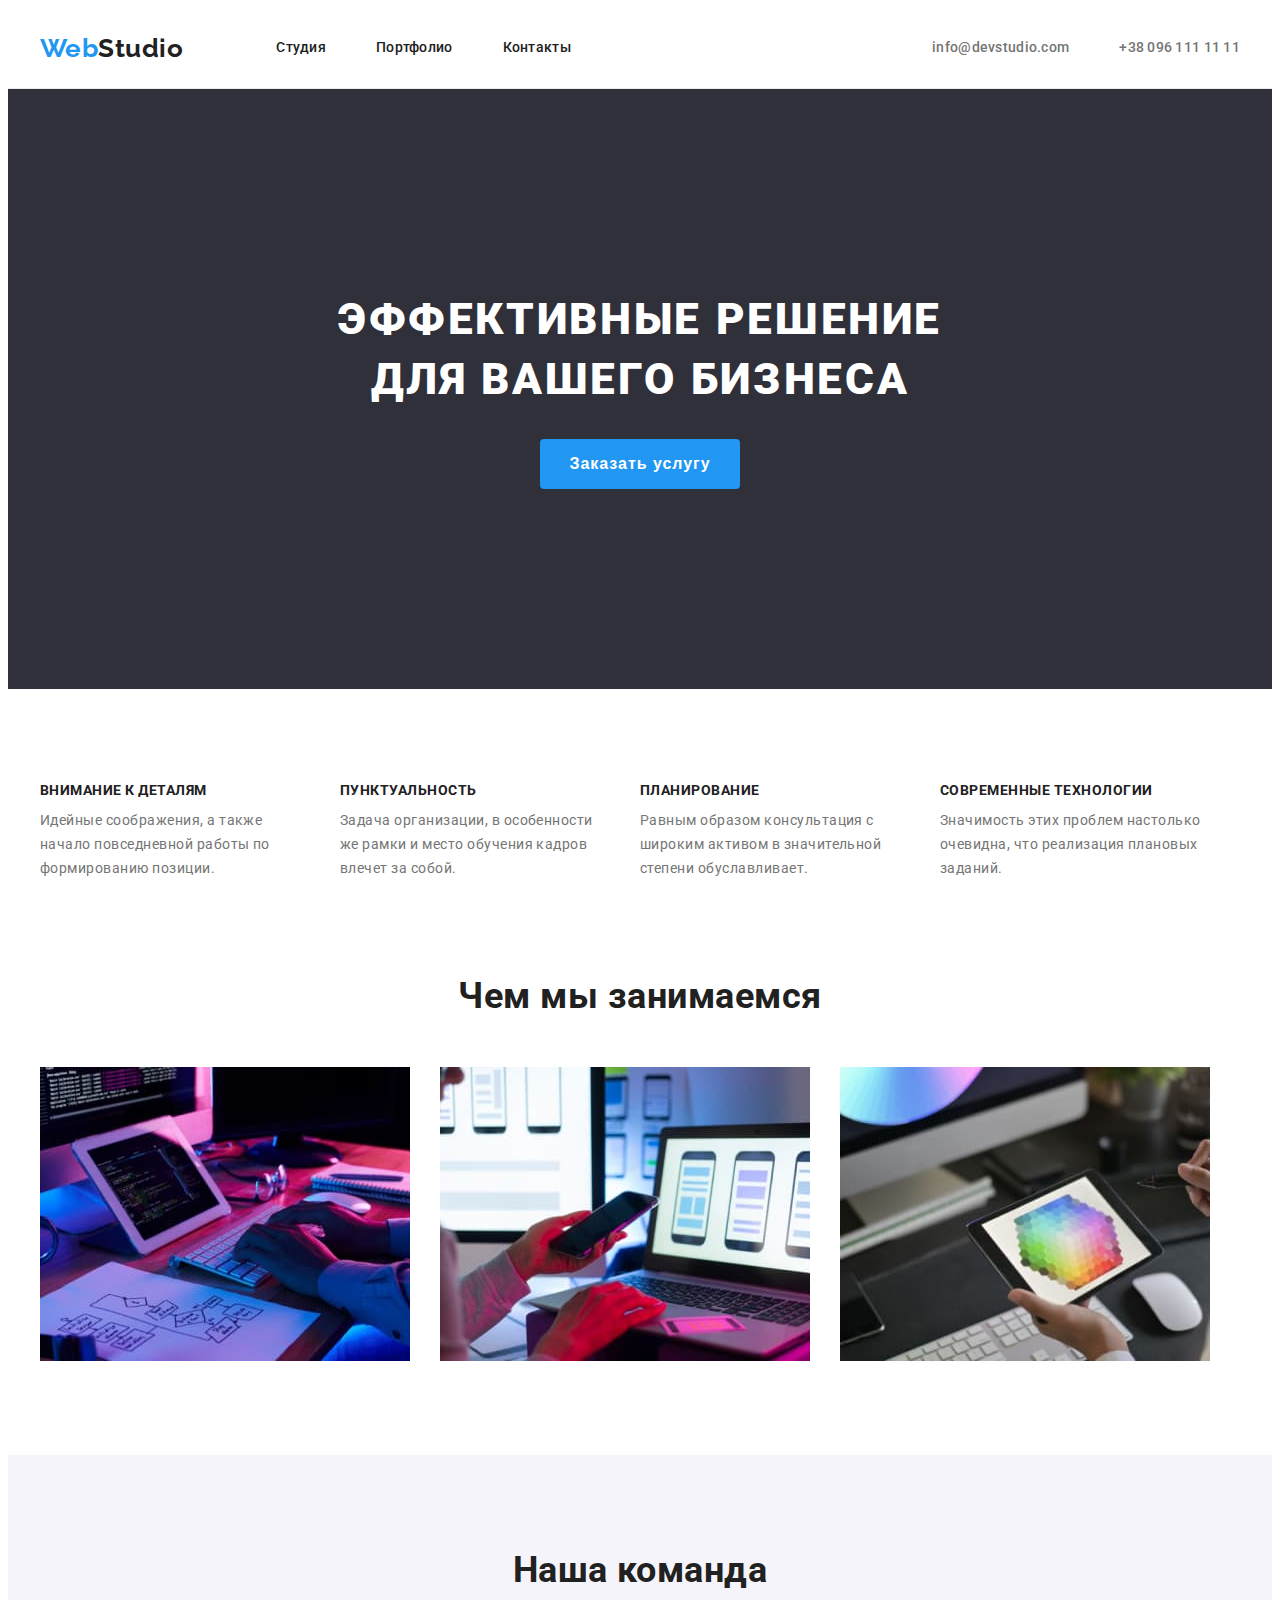
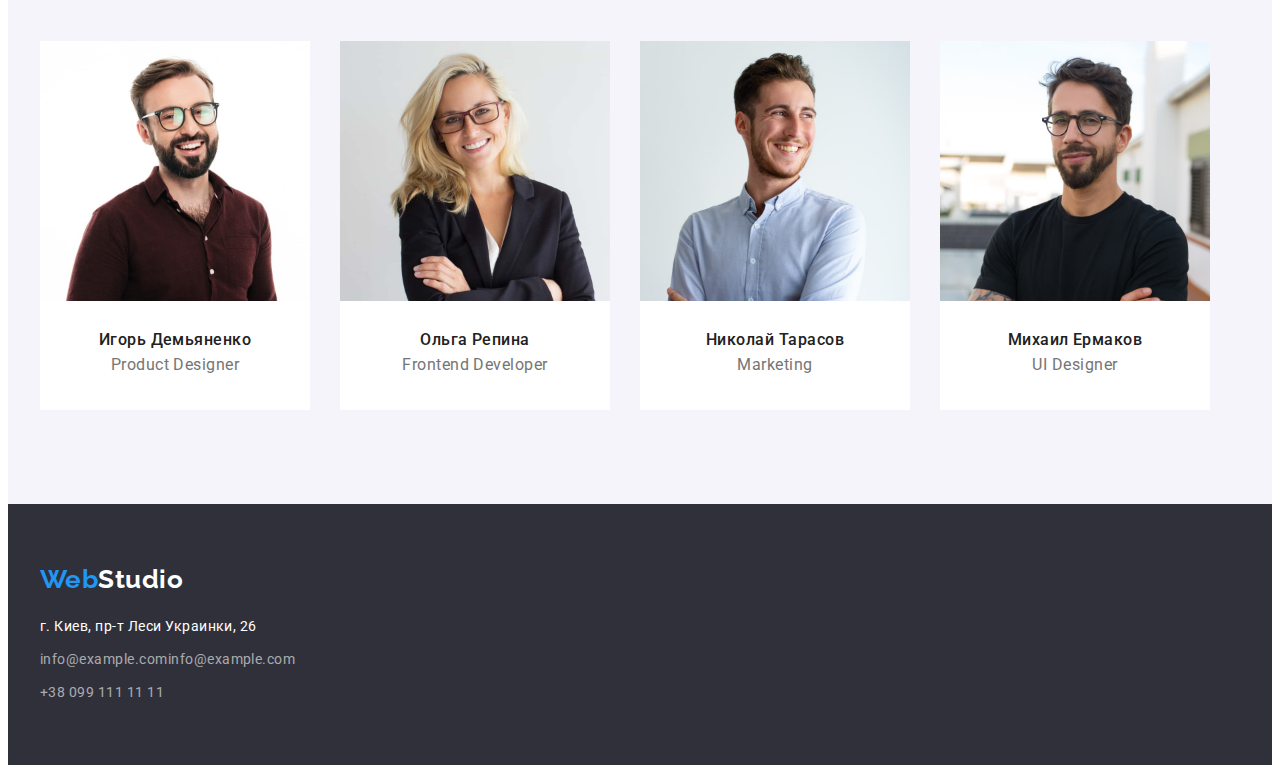
<file: index.html>
<!DOCTYPE html>
<html lang="ru">
<head>
    <meta charset="UTF-8">
    <meta http-equiv="X-UA-Compatible" content="IE=edge">
    <meta name="viewport" content="width=device-width, initial-scale=1.0">
    <title>Document</title>
    
    <link rel="preconnect" href="https://fonts.googleapis.com">
    <link rel="preconnect" href="https://fonts.gstatic.com" crossorigin>
    <link href="https://fonts.googleapis.com/css2?family=Raleway:wght@700&display=swap" rel="stylesheet">
    <link rel="preconnect" href="https://fonts.googleapis.com">
    <link rel="preconnect" href="https://fonts.gstatic.com" crossorigin>
    <link href="https://fonts.googleapis.com/css2?family=Raleway:wght@700&family=Roboto:wght@400;500;700;900&display=swap"

    rel="stylesheet">
    <link rel="stylesheet" href="https://cdnjs.cloudflare.com/ajax/libs/modern-normalize/1.1.0/modern-normalize.min.css"
        integrity="sha512-wpPYUAdjBVSE4KJnH1VR1HeZfpl1ub8YT/NKx4PuQ5NmX2tKuGu6U/JRp5y+Y8XG2tV+wKQpNHVUX03MfMFn9Q=="
        crossorigin="anonymous" referrerpolicy="no-referrer" />

    <link rel="stylesheet" href="./css/styles.css" />
</head>
<body>
    <header class="page-header">
        <div class=" container  container-header">
            <nav class="main-nav">
                <a href="./index.html" class="logo"> <span class="logo-start">Web</span><span
                        class="logo-and-top">Studio</span>
                </a>
                <ul class="site-nav ">
                    <li class="item"> <a href="./index.html" class="site-nav-link current">Студия</a> </li>
                    <li class="item"> <a href="./portfolio.html" class="site-nav-link">Портфолио</a> </li>
                    <li class="item"> <a href="" class="site-nav-link">Контакты</a> </li>
                </ul>
            </nav>
            <ul class="contacts ">
                <li class="item"> <a href="mailto:info@devstudio.com" class="contacts-link">info@devstudio.com</a></li>
                <li class="item"> <a href="telto:+38096111111" class="contacts-link">+38 096 111 11 11</a></li>
            </ul>

        </div>


    </header>

    <main>
        <section class="hero">
            <div class="container ">
                <h1 class="hero-title"> Эффективные решение <br> для вашего бизнеса</h1>
                <button type="button" class="hero-button">Заказать услугу</button>
            </div>

        </section>

        <section class="section">
            <div class="container">
                <h2 class="section-title visually-hidden"> Особенности</h2>
                <ul class="feature">
                    <li class=" feature-item">
                        <h3 class="feature-title"> Внимание к деталям</h3>
                        <p class="feature-text">Идейные соображения, а также начало повседневной работы по формированию
                            позиции. </p>
                    </li>
                    <li class=" feature-item">
                        <h3 class="feature-title"> Пунктуальность</h3>
                        <p class="feature-text">Задача организации, в особенности же рамки и место обучения кадров
                            влечет за собой. </p>
                    </li>
                    <li class=" feature-item">
                        <h3 class="feature-title"> Планирование</h3>
                        <p class="feature-text">Равным образом консультация с широким активом в значительной степени
                            обуславливает. </p>
                    </li>
                    <li class=" feature-item">
                        <h3 class="feature-title"> Современные технологии</h3>
                        <p class="feature-text">Значимость этих проблем настолько очевидна, что реализация плановых
                            заданий. </p>
                    </li>
                </ul>
            </div>
        </section>

        <section class="section work-section">
            <div class="container  ">
                <h2 class="section-title"> Чем мы занимаемся </h2>
                <ul class="our-work">
                    <li class="our-work-item"> <img src="./images/img-laptop1.jpg" alt="разработка" width="370" height="294">
                    </li>
                    <li class="our-work-item"> <img src="./images/img-laptop2.jpg" alt="внедрение" width="370" height="294">
                    </li>
                    <li class="our-work-item"> <img src="./images/img-laptop3.jpg" alt="тестирование" width="370"
                            height="294"> </li>
                </ul>

            </div>
        </section>

        <section class="section team">
            <div class="container">
                <h2 class="section-title"> Наша команда </h2>
                <ul class="team-list">
                    <li class="team-item">
                        <img src="./images/Igor.jpg" alt="Игорь Демьяненко фото" width="270" height="260"
                            class="team-foto">
                        <div class="team-container">
                            <h3 class="team-name">Игорь Демьяненко</h3>
                            <p class="team-profession">Product Designer</p>
                        </div>

                    </li>
                    <li class="team-item">
                        <img src="./images/Olga.jpg" alt="Ольга Репина фото" width="270" height="260"
                            class="team-foto">
                        <div class="team-container">
                            <h3 class="team-name">Ольга Репина</h3>
                            <p class="team-profession">Frontend Developer</p>
                        </div>


                    </li>
                    <li class="team-item">
                        <img src="./images/Nikolay.jpg" alt="Николай Тарасов фото" width="270" height="260"
                            class="team-foto">
                        <div class="team-container">
                            <h3 class="team-name">Николай Тарасов</h3>
                            <p class="team-profession">Marketing</p>
                        </div>

                    </li>
                    <li class="team-item">
                        <img src="./images/Michail.jpg" alt="Михаил Ермаков фото" width="270" height="260"
                            class="team-foto">
                        <div class="team-container">
                            <h3 class="team-name">Михаил Ермаков</h3>
                            <p class="team-profession">UI Designer</p>
                        </div>
                    </li>
                </ul>
            </div>
        </section>
    </main>

    <footer class="footer">
        <div class="container">
            <a href="./index.html" class="logo-bot"> <span class="logo-start">Web</span><span
                    class="logo-and">Studio</span> </a>
            <address>
                <ul class="address ">
                    <li class="address-item"> <a
                            href="https://www.google.com.ua/maps/place/%D0%B1%D1%83%D0%BB.+%D0%9B%D0%B5%D1%81%D0%B8+%D0%A3%D0%BA%D1%80%D0%B0%D0%B8%D0%BD%D0%BA%D0%B8,+26,+%D0%9A%D0%B8%D0%B5%D0%B2,+%D0%A3%D0%BA%D1%80%D0%B0%D0%B8%D0%BD%D0%B0,+02000/@50.4265807,30.5361971,17z/data=!3m1!4b1!4m5!3m4!1s0x40d4cf0e033ecbe9:0x57a4dffefec77da0!8m2!3d50.4265807!4d30.5383858?hl=ru"
                            target="_blank" rel="noopener no-referrer" class="plase">г. Киев, пр-т Леси Украинки, 26</a>
                    </li>
                    <li class="address-item"> <a href="mailto:info@example.com"
                            class="address-link">info@example.cominfo@example.com</a> </li>
                    <li class="address-item"> <a href="telto:+380991111111" class="address-link"> +38 099 111 11 11 </a>
                    </li>
                </ul>
            </address>
        </div>
    </footer>

</body>
</html>
</file>
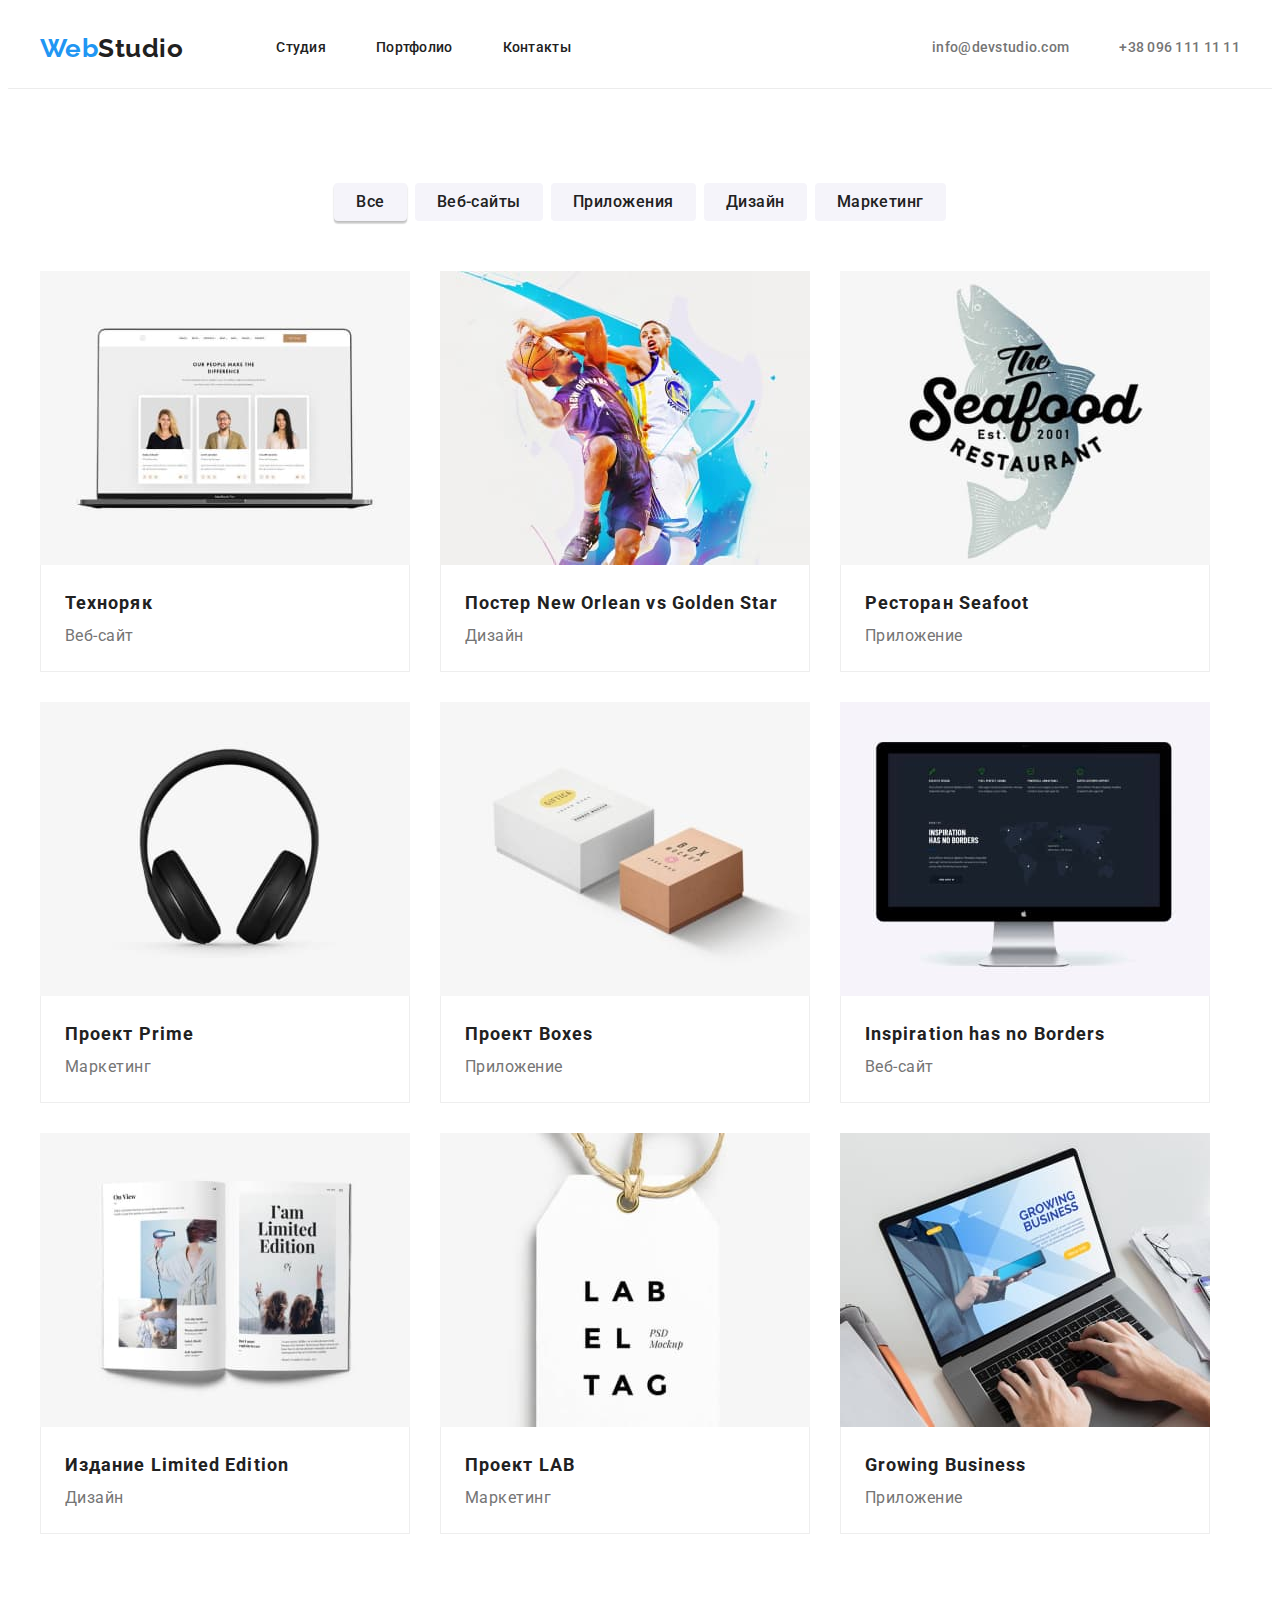
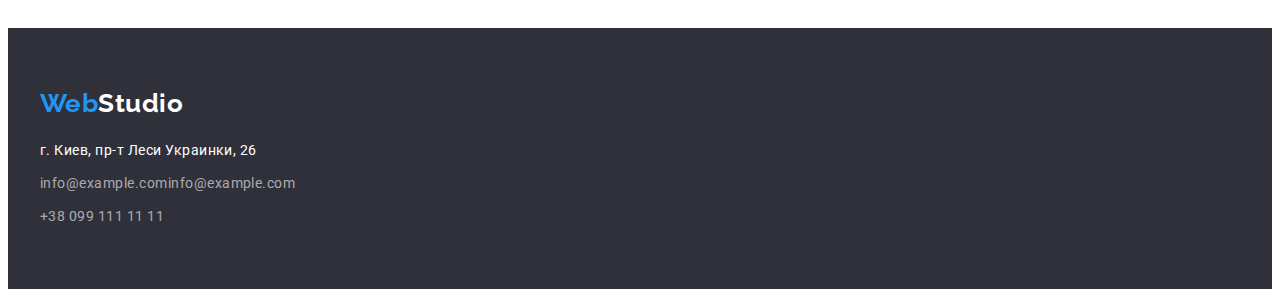
<file: portfolio.html>
<!DOCTYPE html>
<html lang="en">
<head>
    <meta charset="UTF-8">
    <meta http-equiv="X-UA-Compatible" content="IE=edge">
    <meta name="viewport" content="width=device-width, initial-scale=1.0">
    <title>Document</title>
    <link rel="preconnect" href="https://fonts.googleapis.com">
    <link rel="preconnect" href="https://fonts.gstatic.com" crossorigin>
    <link href="https://fonts.googleapis.com/css2?family=Raleway:wght@700&display=swap" rel="stylesheet">
    <link rel="preconnect" href="https://fonts.googleapis.com">
    <link rel="preconnect" href="https://fonts.gstatic.com" crossorigin>
    <link href="https://fonts.googleapis.com/css2?family=Raleway:wght@700&family=Roboto:wght@400;500;700;900&display=swap"

    rel="stylesheet">
<link rel="stylesheet" href="https://cdnjs.cloudflare.com/ajax/libs/modern-normalize/1.1.0/modern-normalize.min.css"
    integrity="sha512-wpPYUAdjBVSE4KJnH1VR1HeZfpl1ub8YT/NKx4PuQ5NmX2tKuGu6U/JRp5y+Y8XG2tV+wKQpNHVUX03MfMFn9Q=="
    crossorigin="anonymous" referrerpolicy="no-referrer" />
    <link rel="stylesheet" href="./css/styles.css" />

</head>
<body>
<header class="page-header">
    <div class=" container  container-header">
        <nav class="main-nav">
            <a href="./index.html" class="logo"> <span class="logo-start">Web</span><span
                    class="logo-and-top">Studio</span>
            </a>
            <ul class="site-nav ">
                <li class="item"> <a href="./index.html" class="site-nav-link ">Студия</a> </li>
                <li class="item"> <a href="./portfolio.html" class="site-nav-link current">Портфолио</a> </li>
                <li class="item"> <a href="" class="site-nav-link">Контакты</a> </li>
            </ul>
        </nav>
        <ul class="contacts ">
            <li class="item"> <a href="mailto:info@devstudio.com" class="contacts-link">info@devstudio.com</a></li>
            <li class="item"> <a href="telto:+38096111111" class="contacts-link">+38 096 111 11 11</a></li>
        </ul>

    </div>


</header>
    <main>
        <section class="types-of-works">
            <div class="container">
            <!-- Скрытый заголовок -->
            <h1 class="works-title visually-hidden">Виды роботы</h1>
            <ul class="buttons list">
                <li class="works-item-btn">
                    <button type="button" class="button-works button-current">Все</button>
                </li>

                <li class="works-item-btn">
                    <button type="button" class="button-works">Веб-сайты</button>
                </li>

                <li class="works-item-btn">
                    <button type="button" class="button-works">Приложения</button>
                </li>

                <li class="works-item-btn">
                    <button type="button" class="button-works">Дизайн</button>
                </li>

                <li class="works-item-btn">
                    <button type="button" class="button-works">Маркетинг</button>
                </li>
            </ul>


            <ul class="projects ">
                <li class="projects-item">
                    <img src="./images/Ноутбук.jpg" alt="ноутбук" width="370" height="294">
                    <div class="projects-box">
                        <h2 class="projects-title">Техноряк</h2>
                        <p class="projects-text"> Веб-сайт</p>
                    </div>
            
            
                </li>
            
                <li class="projects-item">
                    <img src="./images/Баскетболисты.jpg" alt="Два баскетболиста" width="370" height="294">
                    <div class="projects-box">
                        <h2 class="projects-title">Постер New Orlean vs Golden Star</h2>
                        <p class="projects-text"> Дизайн</p>
                    </div>
            
                </li>
            
                <li class="projects-item">
                    <img src="./images/Имя приложения.jpg" alt="Афиша  ресторана" width="370" height="294">
                    <div class="projects-box">
                        <h2 class="projects-title">Ресторан Seafoot</h2>
                        <p class="projects-text">Приложение</p>
                    </div>
            
                </li>
            
                <li class="projects-item">
                    <img src="./images/Наушники.jpg" alt="Наушники" width="370" height="294">
                    <div class="projects-box">
                        <h2 class="projects-title">Проект Prime</h2>
                        <p class="projects-text">Маркетинг</p>
                    </div>
            
                </li>
            
                <li class="projects-item">
                    <img src="./images/Коробки.jpg" alt="Две коробки" width="370" height="294">
                    <div class="projects-box">
                        <h2 class="projects-title">Проект Boxes</h2>
                        <p class="projects-text">Приложение</p>
                    </div>
            
                </li>
            
                <li class="projects-item">
                    <img src="./images/Компютер.jpg" alt="Экран" width="370" height="294">
                    <div class="projects-box">
                        <h2 class="projects-title">Inspiration has no Borders</h2>
                        <p class="projects-text">Веб-сайт</p>
                    </div>
            
                </li>
            
                <li class="projects-item">
                    <img src="./images/Книга.jpg" alt="Развернутая книга" width="370" height="294">
                    <div class="projects-box">
                        <h2 class="projects-title">Издание Limited Edition</h2>
                        <p class="projects-text">Дизайн</p>
                    </div>
            
                </li>
            
                <li class="projects-item">
                    <img src="./images/Бирка.jpg" alt="Бирка" width="370" height="294">
                    <div class="projects-box">
                        <h2 class="projects-title">Проект LAB</h2>
                        <p class="projects-text">Маркетинг</p>
                    </div>
            
                </li>
            
                <li class="projects-item">
                    <img src="./images/Ноутбук в роботе.jpg" alt="Ноутбук" width="370" height="294">
                    <div class="projects-box">
                        <h2 class="projects-title">Growing Business</h2>
                        <p class="projects-text">Приложение</p>
                    </div>
            
                </li>
            </ul>
            </div>
        </section>
    </main>
<footer class="footer">

    <div class="container">
        <a href="./index.html" class="logo-bot"> <span class="logo-start">Web</span><span class="logo-and">Studio</span>
        </a>
        <address>
            <ul class="address ">
                <li class="address-item"> <a
                        href="https://www.google.com.ua/maps/place/%D0%B1%D1%83%D0%BB.+%D0%9B%D0%B5%D1%81%D0%B8+%D0%A3%D0%BA%D1%80%D0%B0%D0%B8%D0%BD%D0%BA%D0%B8,+26,+%D0%9A%D0%B8%D0%B5%D0%B2,+%D0%A3%D0%BA%D1%80%D0%B0%D0%B8%D0%BD%D0%B0,+02000/@50.4265807,30.5361971,17z/data=!3m1!4b1!4m5!3m4!1s0x40d4cf0e033ecbe9:0x57a4dffefec77da0!8m2!3d50.4265807!4d30.5383858?hl=ru"
                        target="_blank" rel="noopener no-referrer" class="plase">г. Киев, пр-т Леси Украинки, 26</a>
                </li>
                <li class="address-item"> <a href="mailto:info@example.com"
                        class="address-link">info@example.cominfo@example.com</a> </li>
                <li class="address-item"> <a href="telto:+380991111111" class="address-link"> +38 099 111 11 11 </a>
                </li>
            </ul>
        </address>
    </div>
</footer>
</body>
</html>
</file>
<file: css/styles.css>
:root {
  --primeri-text-color: #757575;
  --title-text-color: #212121;
  --accent-colot: #2196f3;
  --white-color: #ffffff;
  --gray-background-color: #f5f4fa;
  --black-background-color: #2f303a;
  --translucent-color: rgba(255, 255, 255, 0.6);
}
.visually-hidden {
  position: absolute;
  white-space: nowrap;
  width: 1px;
  height: 1px;
  overflow: hidden;
  border: 0;
  padding: 0;
  clip: rect(0 0 0 0);
  clip-path: inset(50%);
  margin: -1px;
}

h1,
h2,
h3,
ul,
p {
  margin: 0;
}

img {
  display: block;
  max-width: 100%;
  max-height: 100%;
}

ul {
  list-style: none;
  padding: 0;
  text-decoration: none;
}
link {
  text-decoration: none;
}
body {
  color: var(--primeri-text-color);
  background-color: #ffffff;
  font-family: roboto, sans-serif;
  letter-spacing: 0.03em;
}

.container {
  width: 1200px;
  margin: 0 auto;
  padding: 0 15px;
}
/* nav site */
/*---------------------- header --------------------*/

.page-header {
  border-bottom: 1px solid #ececec;
}

.container-header {
  display: flex;
  align-items: center;
}

/* main-nav */

.main-nav {
  display: flex;
  align-items: center;
}

/* logo */
.logo {
  font-family: raleway, sans-serif;
  font-weight: 700;
  font-size: 26px;
  line-height: 1.19;
  text-decoration: none;

  margin-right: 93px;
}

.logo-start {
  color: var(--accent-colot);
}
.logo-and-top {
  color: var(--title-text-color);
}

/* site-nav */
.site-nav {
  display: flex;
}
.site-nav .item:not(:last-child) {
  margin-right: 50px;
}

.site-nav-link {
  display: block;
  padding-top: 31px;
  padding-bottom: 31px;

  color: var(--title-text-color);

  font-weight: 500;
  font-size: 14px;
  line-height: 1.14;
  letter-spacing: 0.02em;
  text-decoration: none;
}
.site-nav-link:hover,
.site-nav-link:focus {
  color: var(--accent-colot);
}
.current:active {
  color: var(--accent-colot);
}

/* contacts */
.contacts {
  display: flex;
  margin-left: auto;
}
.contacts .item + .item {
  margin-left: 50px;
}

.contacts-link {
  color: var(--primeri-text-color);

  font-weight: 500;
  font-size: 14px;
  line-height: 1.14;
  letter-spacing: 0.02em;
  text-decoration: none;

  display: block;
  padding-top: 32px;
  padding-bottom: 32px;
}
.contacts-link:hover,
.contacts-link:focus {
  color: var(--accent-colot);
}

/*------------------------- hero-------------------- */

.hero {
  background-color: var(--black-background-color);
  letter-spacing: 0.06em;
  text-align: center;

  padding: 200px 0;
}
.hero-title {
  color: var(--white-color);

  font-weight: 900;
  font-size: 44px;
  line-height: 60px;
  letter-spacing: 0.06em;
  text-transform: uppercase;

  margin-bottom: 30px;
}
.hero-button {
  background-color: var(--accent-colot);
  color: var(--white-color);
  width: 200px;
  height: 50px;

  font-weight: 700;
  font-size: 16px;
  line-height: 1.87;
  border-radius: 4px;

  letter-spacing: 0.06em;

  border: none;
  cursor: pointer;
}

/*---------------- section ----------------*/
.section {
  padding-bottom: 94px;
  padding-top: 94px;
}

.work-section {
  padding-top: 0;
}

.section-title {
  color: var(--title-text-color);

  font-weight: 700;
  font-size: 36px;
  line-height: 1.17;
  text-align: center;

  margin-bottom: 50px;
}

.feature {
  display: flex;
}
.feature-item {
  width: 270px;
}
.feature-item:not(:last-child) {
  margin-right: 30px;
}

.feature-title {
  color: var(--title-text-color);

  font-weight: 700;
  font-size: 14px;
  line-height: 1.14;
  text-transform: uppercase;

  margin-bottom: 10px;
}

.feature-text {
  font-size: 14px;
  line-height: 1.71;
}

.our-work {
  display: flex;
}
.our-work-item {
  margin-bottom: 0;
}
.our-work-item:not(:last-child) {
  margin-right: 30px;
}
.team-list {
  display: flex;
}

.team-item {
  margin-right: 30px;
  background-color: var(--white-color);
}
.team-item:last-child {
  margin-right: 0px;
}

.team-name {
  color: var(--title-text-color);

  font-weight: 500;
  font-size: 16px;
  line-height: 1.17;
  text-align: center;
}

.team-container {
  padding-top: 30px;
  padding-bottom: 30px;
}
.team {
  background-color: var(--gray-background-color);
}

.team-profession {
  font-size: 16px;
  line-height: 1.9;
  text-align: center;
}

/*----------------------- footer-------------------------- */
.footer {
  background-color: var(--black-background-color);
  padding-top: 60px;
  padding-bottom: 60px;
}

.logo-bot {
  font-family: raleway, sans-serif;
  font-weight: 700;
  font-size: 26px;
  line-height: 1.19;
  text-decoration: none;
  margin-bottom: 20px;

  display: flex;
}

.logo-and {
  color: var(--white-color);
}
.plase {
  color: var(--white-color);

  font-size: 14px;
  line-height: 1.71;
  text-decoration: none;
}

.address {
  font-style: normal;
}
.address-item:not(:last-child) {
  display: block;
  margin-bottom: 9px;
}

.address-link {
  color: var(--translucent-color);

  font-size: 14px;
  line-height: 1.71;
  text-decoration: none;
}

.address-link:focus,
.plase:focus,
.address-link:hover,
.plase:hover {
  color: var(--accent-colot);
}
/*------------------- PORTFOLIO ---------------------------*/
/* types of work */
.button-works {
  font-family: inherit;
  font-weight: 500;
  font-size: 16px;
  line-height: 1.62;
  letter-spacing: 0.03em;
  text-align: center;
  border: none;
  border-radius: 4px;
  cursor: pointer;
}
.button-current {
  color: var(--primary-white-color);
  background-color: var(--accent-color);
  box-shadow: 0px 3px 1px rgba(0, 0, 0, 0.1), 0px 1px 2px rgba(0, 0, 0, 0.08),
    0px 2px 2px rgba(0, 0, 0, 0.12);
}
.button-works:hover,
.button-works:focus {
  color: var(--primary-white-color);
  background-color: var(--accent-color);
  cursor: pointer;
}
.buttons {
  display: flex;
  justify-content: center;
  margin-bottom: 50px;
  margin-top: 94px;
}
.works-item-btn:not(:last-child) {
  margin-right: 8px;
}
.button-works {
  padding: 6px 22px;
  color: var(--title-text-color);
  background-color: var(--gray-background-color);
}
.button-works:focus,
.button-works:hover {
  color: var(--white-color);
  background-color: var(--accent-colot);
}
.content-title {
  font-weight: 700;
  font-size: 18px;
  line-height: 2;
  letter-spacing: 0.06em;
  color: var(--title-text-color);
}

.content-text {
  text-decoration: none;
  font-weight: 400;
  font-size: 16px;
  line-height: 1.87;
  letter-spacing: 0.03em;
  color: var(--primeri-text-color);
}
.projects {
  display: flex;
  flex-wrap: wrap;
  margin-bottom: 94px;

  color: var(--title-text-color);
}

.projects-item {
  margin-right: 30px;
  margin-bottom: 30px;
}

.projects-item:nth-child(3n) {
  margin-right: 0;
}

.projects-item:nth-last-child(-n + 3) {
  margin-bottom: 0;
}
.projects-title {
  font-weight: 700;
  font-size: 18px;
  line-height: 2;
  letter-spacing: 0.06em;
}
.projects-text {
  font-size: 16px;
  line-height: 30px;
  color: #757575;
}

.projects-box {
  padding: 20px 24px;
  border-right: 1px solid #eeeeee;
  border-bottom: 1px solid #eeeeee;
  border-left: 1px solid #eeeeee;
}
</file>
